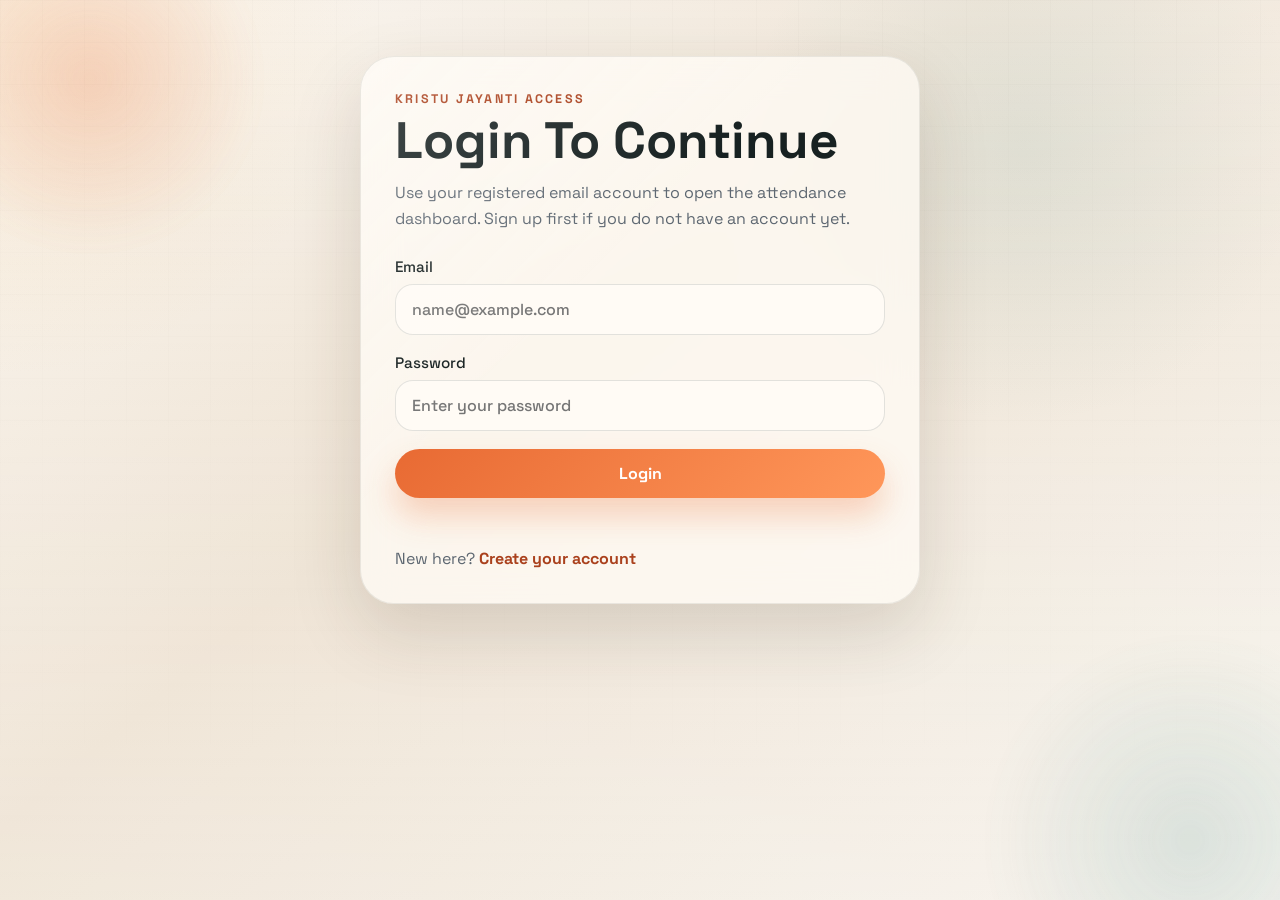
<file: index.html>
<!DOCTYPE html>
<html lang="en">
<head>
  <meta charset="UTF-8">
  <meta name="viewport" content="width=device-width, initial-scale=1.0">
  <title>Attendance Calculator</title>
  <link rel="icon" type="image/png" href="favicon.png">
  <link rel="shortcut icon" href="favicon.ico">
  <link rel="preconnect" href="https://fonts.googleapis.com">
  <link rel="preconnect" href="https://fonts.gstatic.com" crossorigin>
  <link href="https://fonts.googleapis.com/css2?family=Space+Grotesk:wght@400;500;700&display=swap" rel="stylesheet">
  <link rel="stylesheet" href="styles.css">
</head>
<body>
  <div class="background-orb orb-one"></div>
  <div class="background-orb orb-two"></div>
  <div class="background-grid"></div>

  <section id="authGate" class="auth-gate">
    <div class="auth-card">
      <p class="eyebrow">Kristu Jayanti Access</p>
      <h1 class="auth-title">Login To Continue</h1>
      <p class="auth-copy">
        Use your registered email account to open the attendance dashboard.
        Sign up first if you do not have an account yet.
      </p>

      <form id="login-form" class="auth-form" novalidate>
        <label class="input-group">
          <span>Email</span>
          <input id="loginEmail" type="email" placeholder="name@example.com" required>
        </label>

        <label class="input-group">
          <span>Password</span>
          <input id="loginPassword" type="password" placeholder="Enter your password" required>
        </label>

        <button type="submit" class="primary-btn">Login</button>
      </form>

      <p id="loginStatus" class="auth-status" aria-live="polite"></p>
      <p class="auth-helper">
        New here?
        <a href="signup.html">Create your account</a>
      </p>
    </div>
  </section>

  <main id="appShell" class="page-shell app-shell is-locked">
    <header class="topbar">
      <div>
        <p class="eyebrow">Attendance Workspace</p>
        <h2 class="topbar-title">Welcome, <span id="loggedInName">Student</span></h2>
      </div>
      <button type="button" id="logoutButton" class="secondary-btn">Logout</button>
    </header>

    <section class="hero-card">
      <div class="hero-text">
        <p class="eyebrow">Student Toolkit</p>
        <h1>Attendance Calculator</h1>
        <p class="hero-copy">
          Check your current attendance, see how many classes you can safely miss,
          or find out how many you need to attend to reach your target.
        </p>
      </div>

      <div class="hero-visual" aria-hidden="true">
        <div class="visual-ring ring-large"></div>
        <div class="visual-ring ring-small"></div>
        <div class="visual-core">
          <span class="core-number">75%</span>
          <span class="core-label">Target Zone</span>
        </div>
        <div class="floating-badge badge-top">On Track</div>
        <div class="floating-badge badge-bottom">3 Classes Buffer</div>
      </div>
    </section>

    <section class="calculator-card">
      <div class="card-heading">
        <h2>Enter Your Details</h2>
        <p>Fill in your attendance numbers and we will do the math instantly.</p>
      </div>

      <form id="attendance-form" class="calculator-form" novalidate>
        <label class="input-group">
          <span>Total Classes Held</span>
          <input id="totalClasses" type="number" min="0" step="1" placeholder="e.g. 48" required>
        </label>

        <label class="input-group">
          <span>Classes Attended</span>
          <input id="attendedClasses" type="number" min="0" step="1" placeholder="e.g. 40" required>
        </label>

        <label class="input-group">
          <span>Target Attendance %</span>
          <input id="targetPercentage" type="number" min="1" max="100" step="0.01" value="75" required>
        </label>

        <div class="button-row">
          <button type="submit" class="primary-btn">Calculate</button>
          <button type="button" id="resetButton" class="secondary-btn">Reset</button>
        </div>
      </form>

      <p id="errorMessage" class="error-message" aria-live="polite"></p>
    </section>

    <section class="results-grid" aria-live="polite">
      <article class="result-card accent reveal-card">
        <p class="result-label">Current Attendance</p>
        <h3 id="currentAttendance">0%</h3>
        <p id="attendanceStatus" class="result-copy">Enter your details to see your status.</p>
        <div class="card-glow" aria-hidden="true"></div>
      </article>

      <article class="result-card reveal-card">
        <p class="result-label">You Can Miss</p>
        <h3 id="canMiss">0</h3>
        <p class="result-copy">classes while staying at or above your target.</p>
        <div class="mini-chart" aria-hidden="true">
          <span></span>
          <span></span>
          <span></span>
          <span></span>
        </div>
      </article>

      <article class="result-card reveal-card">
        <p class="result-label">Need To Attend</p>
        <h3 id="needToAttend">0</h3>
        <p class="result-copy">more consecutive classes to reach your target.</p>
        <div class="progress-track" aria-hidden="true">
          <div class="progress-fill" id="progressFill"></div>
        </div>
      </article>
    </section>

    <section class="feedback-card">
      <div class="card-heading">
        <h2>Share Feedback</h2>
        <p>One response is allowed per name and email combination.</p>
      </div>

      <form id="feedback-form" class="feedback-form" novalidate>
        <label class="input-group">
          <span>Your Name</span>
          <input id="feedbackName" type="text" placeholder="e.g. Shrey" required>
        </label>

        <label class="input-group">
          <span>Email Address</span>
          <input id="feedbackEmail" type="email" placeholder="e.g. shrey@example.com" required>
        </label>

        <label class="input-group feedback-message-group">
          <span>Your Feedback</span>
          <textarea id="feedbackMessage" rows="5" placeholder="Write at least 20 words about your experience." required></textarea>
        </label>

        <button type="submit" class="primary-btn">Submit Feedback</button>
      </form>

      <p id="feedbackStatus" class="feedback-status" aria-live="polite"></p>
    </section>

    <section class="leave-card">
      <div class="card-heading">
        <h2>Attendance Drop Planner</h2>
        <p>Plan future leave and see how your attendance changes when only Monday to Friday are class days.</p>
      </div>

      <form id="leave-form" class="leave-form" novalidate>
        <label class="input-group">
          <span>Leave Start Date</span>
          <input id="leaveStartDate" type="date" required>
        </label>

        <label class="input-group">
          <span>Number Of Days</span>
          <input id="leaveDays" type="number" min="1" step="1" placeholder="e.g. 7" required>
        </label>

        <button type="submit" class="primary-btn">Check Attendance Drop</button>
      </form>

      <div class="leave-results" aria-live="polite">
        <article class="leave-result-box">
          <p class="result-label">Classes Missed</p>
          <h3 id="leaveClassDays">0</h3>
        </article>

        <article class="leave-result-box">
          <p class="result-label">Projected Attendance</p>
          <h3 id="projectedAttendance">0%</h3>
        </article>

        <article class="leave-result-box">
          <p class="result-label">Attendance Drop</p>
          <h3 id="attendanceDrop">0%</h3>
        </article>

        <article class="leave-result-box">
          <p class="result-label">Classes To Keep 75%</p>
          <h3 id="maintainSeventyFive">0</h3>
        </article>
      </div>

      <p id="leaveStatus" class="leave-status" aria-live="polite"></p>
    </section>
  </main>

  <script src="script.js"></script>
</body>
</html>
</file>
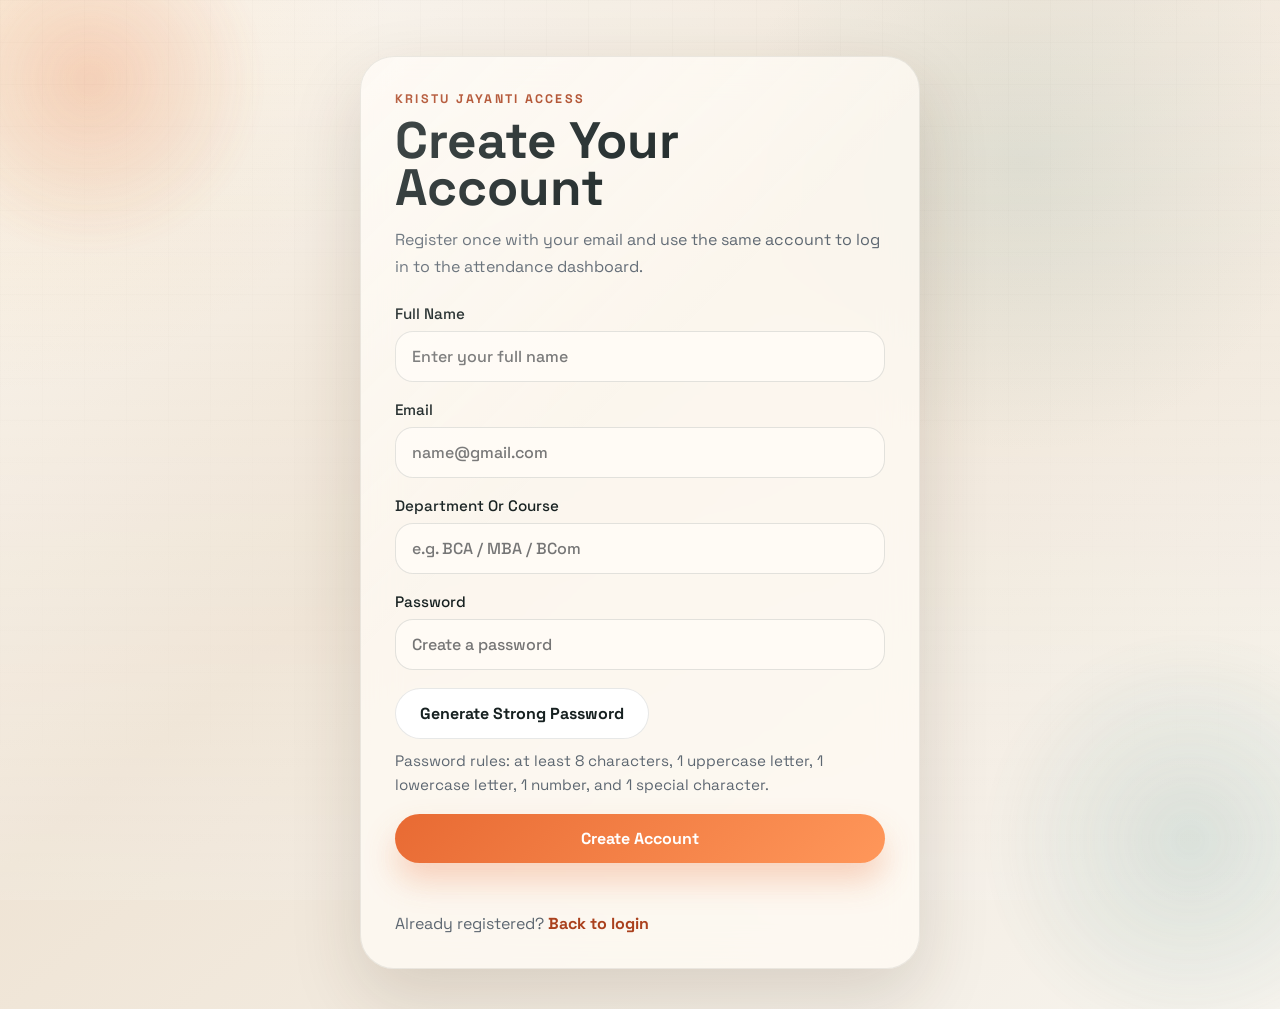
<file: signup.html>
<!DOCTYPE html>
<html lang="en">
<head>
  <meta charset="UTF-8">
  <meta name="viewport" content="width=device-width, initial-scale=1.0">
  <title>Signup | Attendance Calculator</title>
  <link rel="icon" type="image/png" href="favicon.png">
  <link rel="shortcut icon" href="favicon.ico">
  <link rel="preconnect" href="https://fonts.googleapis.com">
  <link rel="preconnect" href="https://fonts.gstatic.com" crossorigin>
  <link href="https://fonts.googleapis.com/css2?family=Space+Grotesk:wght@400;500;700&display=swap" rel="stylesheet">
  <link rel="stylesheet" href="styles.css">
</head>
<body>
  <div class="background-orb orb-one"></div>
  <div class="background-orb orb-two"></div>
  <div class="background-grid"></div>

  <main class="auth-page">
    <section class="auth-card">
      <p class="eyebrow">Kristu Jayanti Access</p>
      <h1 class="auth-title">Create Your Account</h1>
      <p class="auth-copy">
        Register once with your email and use the same account to log in to the attendance dashboard.
      </p>

      <form id="signup-form" class="auth-form" novalidate>
        <label class="input-group">
          <span>Full Name</span>
          <input id="signupName" type="text" placeholder="Enter your full name" required>
        </label>

        <label class="input-group">
          <span>Email</span>
          <input id="signupEmail" type="email" placeholder="name@gmail.com" required>
        </label>

        <label class="input-group">
          <span>Department Or Course</span>
          <input id="signupCourse" type="text" placeholder="e.g. BCA / MBA / BCom" required>
        </label>

        <label class="input-group">
          <span>Password</span>
          <input id="signupPassword" type="password" placeholder="Create a password" required>
        </label>

        <div class="password-tools">
          <button type="button" id="generatePasswordButton" class="secondary-btn">Generate Strong Password</button>
          <p class="password-rules">
            Password rules: at least 8 characters, 1 uppercase letter, 1 lowercase letter, 1 number, and 1 special character.
          </p>
        </div>

        <button type="submit" class="primary-btn">Create Account</button>
      </form>

      <p id="signupStatus" class="auth-status" aria-live="polite"></p>
      <p class="auth-helper">
        Already registered?
        <a href="index.html">Back to login</a>
      </p>
    </section>
  </main>

  <script src="signup.js"></script>
</body>
</html>
</file>
<file: styles.css>
:root {
  --bg: #f3efe6;
  --surface: rgba(255, 251, 245, 0.76);
  --surface-strong: rgba(255, 251, 246, 0.96);
  --text: #172121;
  --muted: #5d6771;
  --accent: #e86a33;
  --accent-deep: #aa411d;
  --accent-soft: #ffd8c8;
  --gold: #f0b45a;
  --teal: #4f8f8b;
  --line: rgba(23, 33, 33, 0.08);
  --shadow: 0 28px 70px rgba(61, 39, 20, 0.15);
}

* {
  box-sizing: border-box;
}

html {
  scroll-behavior: smooth;
}

body {
  margin: 0;
  min-height: 100vh;
  overflow-x: hidden;
  font-family: "Space Grotesk", sans-serif;
  color: var(--text);
  background:
    radial-gradient(circle at top left, rgba(240, 180, 90, 0.18), transparent 24%),
    radial-gradient(circle at 80% 16%, rgba(79, 143, 139, 0.12), transparent 22%),
    linear-gradient(140deg, #fbf7f1 0%, #efe4d5 42%, #f7f4ee 100%);
}

body::before {
  content: "";
  position: fixed;
  inset: 0;
  pointer-events: none;
  background: linear-gradient(180deg, rgba(255, 255, 255, 0.16), transparent 35%, rgba(255, 255, 255, 0.12));
  z-index: -3;
}

.background-orb,
.background-grid {
  position: fixed;
  pointer-events: none;
}

.background-orb {
  border-radius: 50%;
  filter: blur(10px);
  opacity: 0.7;
  z-index: -2;
}

.orb-one {
  width: 360px;
  height: 360px;
  top: -100px;
  left: -90px;
  background: radial-gradient(circle, rgba(232, 106, 51, 0.32), transparent 68%);
  animation: floatDrift 10s ease-in-out infinite;
}

.orb-two {
  width: 420px;
  height: 420px;
  right: -120px;
  bottom: -150px;
  background: radial-gradient(circle, rgba(79, 143, 139, 0.24), transparent 70%);
  animation: floatDrift 12s ease-in-out infinite reverse;
}

.background-grid {
  inset: 0;
  z-index: -1;
  opacity: 0.35;
  background-image:
    linear-gradient(rgba(23, 33, 33, 0.04) 1px, transparent 1px),
    linear-gradient(90deg, rgba(23, 33, 33, 0.04) 1px, transparent 1px);
  background-size: 42px 42px;
  mask-image: linear-gradient(180deg, rgba(0, 0, 0, 0.95), rgba(0, 0, 0, 0.1));
}

.page-shell {
  position: relative;
  width: min(1140px, calc(100% - 32px));
  margin: 0 auto;
  padding: 40px 0 70px;
}

.app-shell.is-locked {
  display: none;
}

.auth-gate,
.auth-page {
  position: relative;
  width: min(560px, calc(100% - 24px));
  margin: 0 auto;
  padding: 56px 0 40px;
}

.auth-card {
  position: relative;
  overflow: hidden;
  padding: 34px;
  border-radius: 34px;
  border: 1px solid var(--line);
  background: var(--surface);
  backdrop-filter: blur(18px);
  box-shadow: var(--shadow);
  animation: slideUp 0.9s ease both;
}

.auth-card::before {
  content: "";
  position: absolute;
  inset: 0;
  background: linear-gradient(135deg, rgba(255, 255, 255, 0.2), transparent 42%);
  pointer-events: none;
}

.auth-title {
  max-width: none;
  font-size: clamp(2rem, 4vw, 3.4rem);
}

.auth-copy {
  margin-top: 16px;
  color: var(--muted);
  line-height: 1.65;
}

.auth-form {
  display: grid;
  gap: 18px;
  margin-top: 24px;
}

.password-tools {
  display: grid;
  gap: 10px;
}

.password-tools .secondary-btn {
  width: fit-content;
}

.password-rules {
  color: var(--muted);
  line-height: 1.55;
  font-size: 0.95rem;
}

.auth-status {
  min-height: 24px;
  margin-top: 14px;
  font-weight: 500;
  color: var(--muted);
}

.auth-status.is-error {
  color: #bb2f2f;
}

.auth-status.is-success {
  color: #1d7a55;
}

.auth-helper {
  margin-top: 12px;
  color: var(--muted);
}

.auth-helper a {
  color: var(--accent-deep);
  font-weight: 700;
  text-decoration: none;
}

.auth-helper a:hover {
  text-decoration: underline;
}

.topbar {
  display: flex;
  align-items: center;
  justify-content: space-between;
  gap: 16px;
  margin-bottom: 20px;
}

.topbar-title {
  margin-top: 4px;
  font-size: clamp(1.4rem, 3vw, 2rem);
}

.hero-card,
.calculator-card,
.result-card,
.feedback-card,
.leave-card {
  position: relative;
  overflow: hidden;
  border: 1px solid var(--line);
  background: var(--surface);
  backdrop-filter: blur(18px);
  box-shadow: var(--shadow);
}

.hero-card::before,
.calculator-card::before,
.result-card::before,
.feedback-card::before,
.leave-card::before {
  content: "";
  position: absolute;
  inset: 0;
  background: linear-gradient(135deg, rgba(255, 255, 255, 0.2), transparent 42%);
  pointer-events: none;
}

.hero-card {
  display: grid;
  grid-template-columns: minmax(0, 1.2fr) minmax(260px, 0.8fr);
  gap: 28px;
  align-items: center;
  padding: 34px;
  border-radius: 34px;
  margin-bottom: 24px;
  animation: slideUp 0.9s ease both;
}

.eyebrow {
  margin: 0 0 10px;
  color: var(--accent-deep);
  text-transform: uppercase;
  letter-spacing: 0.18em;
  font-size: 0.78rem;
  font-weight: 700;
}

h1,
h2,
h3,
p {
  margin: 0;
}

h1 {
  font-size: clamp(2.4rem, 4.8vw, 4.7rem);
  line-height: 0.92;
  max-width: 11ch;
}

.hero-copy {
  max-width: 55ch;
  margin-top: 18px;
  color: var(--muted);
  line-height: 1.68;
}

.hero-visual {
  position: relative;
  min-height: 290px;
  display: grid;
  place-items: center;
}

.visual-ring,
.visual-core,
.floating-badge {
  position: absolute;
}

.visual-ring {
  border-radius: 50%;
  border: 1px solid rgba(23, 33, 33, 0.08);
}

.ring-large {
  width: 260px;
  height: 260px;
  background: radial-gradient(circle, rgba(232, 106, 51, 0.18), transparent 62%);
  animation: spinSlow 18s linear infinite;
}

.ring-small {
  width: 190px;
  height: 190px;
  border-style: dashed;
  border-color: rgba(79, 143, 139, 0.35);
  animation: spinSlow 12s linear infinite reverse;
}

.visual-core {
  width: 150px;
  height: 150px;
  border-radius: 50%;
  display: flex;
  flex-direction: column;
  align-items: center;
  justify-content: center;
  background: linear-gradient(160deg, rgba(255, 255, 255, 0.98), rgba(255, 228, 214, 0.95));
  box-shadow: 0 20px 40px rgba(232, 106, 51, 0.2);
  animation: pulseCore 3.5s ease-in-out infinite;
}

.core-number {
  font-size: 2rem;
  font-weight: 700;
  color: var(--accent-deep);
}

.core-label {
  margin-top: 4px;
  font-size: 0.9rem;
  color: var(--muted);
}

.floating-badge {
  padding: 10px 14px;
  border-radius: 999px;
  border: 1px solid rgba(23, 33, 33, 0.08);
  background: rgba(255, 255, 255, 0.82);
  box-shadow: 0 14px 28px rgba(37, 31, 28, 0.12);
  font-size: 0.88rem;
  font-weight: 700;
  backdrop-filter: blur(14px);
}

.badge-top {
  top: 28px;
  right: 10px;
  animation: floatBadge 4.8s ease-in-out infinite;
}

.badge-bottom {
  bottom: 34px;
  left: 6px;
  animation: floatBadge 5.5s ease-in-out infinite reverse;
}

.calculator-card {
  padding: 30px;
  border-radius: 30px;
  animation: slideUp 1s ease 0.12s both;
}

.feedback-card {
  margin-top: 24px;
  padding: 30px;
  border-radius: 30px;
  animation: slideUp 1.05s ease 0.2s both;
}

.leave-card {
  margin-top: 24px;
  padding: 30px;
  border-radius: 30px;
  animation: slideUp 1.1s ease 0.28s both;
}

.card-heading p {
  margin-top: 8px;
  color: var(--muted);
}

.calculator-form {
  display: grid;
  grid-template-columns: repeat(3, minmax(0, 1fr));
  gap: 18px;
  margin-top: 24px;
}

.feedback-form {
  display: grid;
  grid-template-columns: repeat(2, minmax(0, 1fr));
  gap: 18px;
  margin-top: 24px;
}

.leave-form {
  display: grid;
  grid-template-columns: repeat(2, minmax(0, 1fr));
  gap: 18px;
  align-items: end;
  margin-top: 24px;
}

.input-group {
  display: flex;
  flex-direction: column;
  gap: 8px;
  font-weight: 500;
}

.input-group span {
  font-size: 0.95rem;
}

.input-group input {
  width: 100%;
  padding: 14px 16px;
  border-radius: 18px;
  border: 1px solid rgba(23, 33, 33, 0.12);
  background: var(--surface-strong);
  font: inherit;
  color: var(--text);
  outline: none;
  transition: border-color 0.25s ease, transform 0.25s ease, box-shadow 0.25s ease;
}

.input-group input:focus {
  border-color: var(--accent);
  box-shadow: 0 0 0 4px rgba(232, 106, 51, 0.15);
  transform: translateY(-2px);
}

.feedback-message-group {
  grid-column: 1 / -1;
}

.feedback-form textarea {
  width: 100%;
  min-height: 140px;
  resize: vertical;
  padding: 14px 16px;
  border-radius: 18px;
  border: 1px solid rgba(23, 33, 33, 0.12);
  background: var(--surface-strong);
  font: inherit;
  color: var(--text);
  outline: none;
  transition: border-color 0.25s ease, transform 0.25s ease, box-shadow 0.25s ease;
}

.feedback-form textarea:focus {
  border-color: var(--accent);
  box-shadow: 0 0 0 4px rgba(232, 106, 51, 0.15);
  transform: translateY(-2px);
}

.button-row {
  grid-column: 1 / -1;
  display: flex;
  gap: 12px;
  margin-top: 4px;
}

button {
  position: relative;
  overflow: hidden;
  border: none;
  border-radius: 999px;
  padding: 14px 24px;
  font: inherit;
  font-weight: 700;
  cursor: pointer;
  transition: transform 0.22s ease, box-shadow 0.22s ease, background 0.22s ease;
}

button::after {
  content: "";
  position: absolute;
  inset: 0;
  background: linear-gradient(120deg, transparent, rgba(255, 255, 255, 0.28), transparent);
  transform: translateX(-120%);
}

button:hover {
  transform: translateY(-2px);
}

button:hover::after {
  animation: buttonSweep 0.8s ease;
}

.primary-btn {
  background: linear-gradient(135deg, var(--accent) 0%, #ff975a 100%);
  color: white;
  box-shadow: 0 18px 32px rgba(232, 106, 51, 0.28);
}

.secondary-btn {
  background: rgba(255, 255, 255, 0.92);
  color: var(--text);
  border: 1px solid rgba(23, 33, 33, 0.1);
}

.feedback-form button {
  width: fit-content;
}

.leave-form button {
  width: fit-content;
}

.error-message {
  min-height: 24px;
  margin-top: 14px;
  color: #bb2f2f;
  font-weight: 500;
}

.feedback-status {
  min-height: 24px;
  margin-top: 14px;
  font-weight: 500;
  color: var(--muted);
}

.feedback-status.is-error {
  color: #bb2f2f;
}

.feedback-status.is-success {
  color: #1d7a55;
}

.leave-results {
  display: grid;
  grid-template-columns: repeat(3, minmax(0, 1fr));
  gap: 18px;
  margin-top: 24px;
}

.leave-result-box {
  position: relative;
  overflow: hidden;
  padding: 22px;
  border-radius: 24px;
  border: 1px solid rgba(23, 33, 33, 0.08);
  background: rgba(255, 255, 255, 0.6);
}

.leave-result-box h3 {
  margin-top: 14px;
  font-size: clamp(1.8rem, 3vw, 2.8rem);
}

.leave-status {
  min-height: 24px;
  margin-top: 14px;
  font-weight: 500;
  color: var(--muted);
}

.leave-status.is-error {
  color: #bb2f2f;
}

.leave-status.is-success {
  color: #1d7a55;
}

.results-grid {
  display: grid;
  grid-template-columns: repeat(3, minmax(0, 1fr));
  gap: 20px;
  margin-top: 24px;
}

.result-card {
  padding: 24px;
  border-radius: 26px;
  transform: translateY(18px);
  opacity: 0;
}

.result-card.is-visible {
  animation: revealCard 0.65s ease forwards;
}

.result-card.accent {
  background:
    radial-gradient(circle at top right, rgba(255, 255, 255, 0.18), transparent 30%),
    linear-gradient(135deg, rgba(232, 106, 51, 0.95), rgba(179, 71, 28, 0.92));
  color: white;
}

.result-label {
  font-size: 0.82rem;
  letter-spacing: 0.12em;
  text-transform: uppercase;
  opacity: 0.84;
}

.result-card h3 {
  font-size: clamp(2rem, 4vw, 3.2rem);
  margin-top: 18px;
}

.result-copy {
  margin-top: 10px;
  line-height: 1.55;
  color: var(--muted);
}

.accent .result-copy,
.accent .result-label {
  color: rgba(255, 255, 255, 0.88);
}

.card-glow {
  position: absolute;
  width: 160px;
  height: 160px;
  right: -42px;
  bottom: -42px;
  border-radius: 50%;
  background: radial-gradient(circle, rgba(255, 255, 255, 0.24), transparent 70%);
  animation: pulseGlow 4s ease-in-out infinite;
}

.mini-chart {
  display: flex;
  align-items: flex-end;
  gap: 10px;
  height: 58px;
  margin-top: 18px;
}

.mini-chart span {
  width: 16px;
  border-radius: 999px;
  background: linear-gradient(180deg, var(--gold), var(--accent));
  animation: equalize 1.8s ease-in-out infinite;
}

.mini-chart span:nth-child(1) {
  height: 46%;
}

.mini-chart span:nth-child(2) {
  height: 80%;
  animation-delay: 0.18s;
}

.mini-chart span:nth-child(3) {
  height: 60%;
  animation-delay: 0.36s;
}

.mini-chart span:nth-child(4) {
  height: 92%;
  animation-delay: 0.54s;
}

.progress-track {
  width: 100%;
  height: 12px;
  margin-top: 22px;
  border-radius: 999px;
  background: rgba(23, 33, 33, 0.08);
  overflow: hidden;
}

.progress-fill {
  width: 0;
  height: 100%;
  border-radius: inherit;
  background: linear-gradient(90deg, var(--teal), #7ec8ba);
  box-shadow: 0 0 18px rgba(79, 143, 139, 0.26);
  transition: width 0.65s ease;
}

@keyframes slideUp {
  from {
    opacity: 0;
    transform: translateY(26px);
  }

  to {
    opacity: 1;
    transform: translateY(0);
  }
}

@keyframes revealCard {
  from {
    opacity: 0;
    transform: translateY(18px);
  }

  to {
    opacity: 1;
    transform: translateY(0);
  }
}

@keyframes spinSlow {
  from {
    transform: rotate(0deg);
  }

  to {
    transform: rotate(360deg);
  }
}

@keyframes pulseCore {
  0%,
  100% {
    transform: scale(1);
  }

  50% {
    transform: scale(1.05);
  }
}

@keyframes floatBadge {
  0%,
  100% {
    transform: translateY(0);
  }

  50% {
    transform: translateY(-10px);
  }
}

@keyframes floatDrift {
  0%,
  100% {
    transform: translate3d(0, 0, 0);
  }

  50% {
    transform: translate3d(16px, 20px, 0);
  }
}

@keyframes pulseGlow {
  0%,
  100% {
    transform: scale(1);
    opacity: 0.9;
  }

  50% {
    transform: scale(1.12);
    opacity: 0.6;
  }
}

@keyframes equalize {
  0%,
  100% {
    transform: scaleY(0.82);
  }

  50% {
    transform: scaleY(1.08);
  }
}

@keyframes buttonSweep {
  from {
    transform: translateX(-120%);
  }

  to {
    transform: translateX(120%);
  }
}

@media (max-width: 900px) {
  .topbar {
    flex-direction: column;
    align-items: flex-start;
  }

  .hero-card {
    grid-template-columns: 1fr;
  }

  .hero-visual {
    min-height: 250px;
  }

  .calculator-form,
  .feedback-form,
  .leave-form,
  .leave-results,
  .results-grid {
    grid-template-columns: 1fr;
  }

  .button-row {
    flex-direction: column;
  }
}

@media (max-width: 560px) {
  .auth-gate,
  .auth-page {
    width: min(100% - 20px, 560px);
    padding: 24px 0 20px;
  }

  .auth-card {
    padding: 22px;
    border-radius: 22px;
  }

  .page-shell {
    width: min(100% - 20px, 1120px);
    padding: 22px 0 40px;
  }

  .hero-card,
  .calculator-card,
  .result-card,
  .feedback-card,
  .leave-card {
    border-radius: 22px;
  }

  .hero-card,
  .calculator-card,
  .feedback-card,
  .leave-card {
    padding: 22px;
  }

  .ring-large {
    width: 220px;
    height: 220px;
  }

  .ring-small {
    width: 164px;
    height: 164px;
  }

  .visual-core {
    width: 130px;
    height: 130px;
  }

  .floating-badge {
    font-size: 0.78rem;
  }
}

@media (prefers-reduced-motion: reduce) {
  *,
  *::before,
  *::after {
    animation: none !important;
    transition: none !important;
    scroll-behavior: auto !important;
  }
}
</file>
